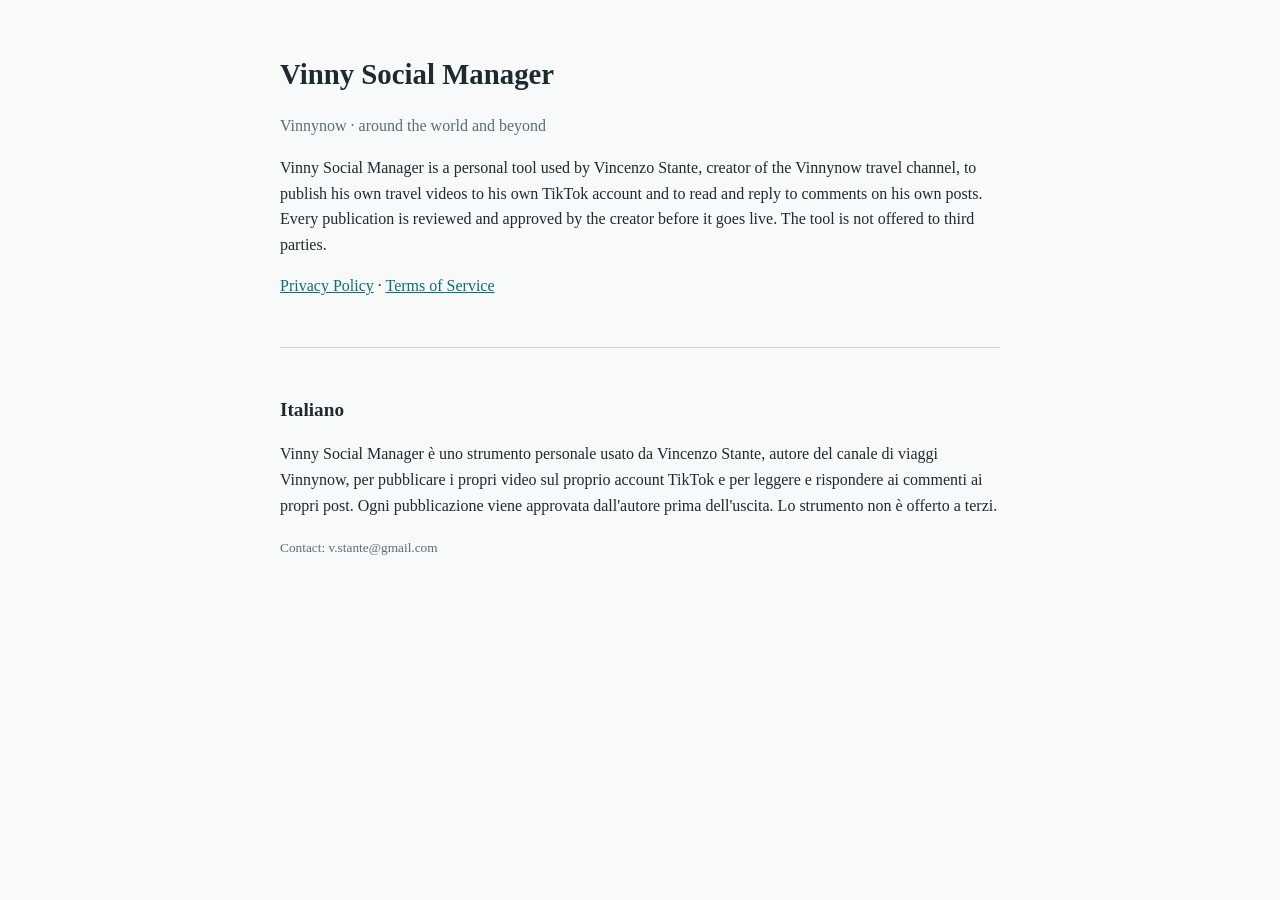
<file: index.html>
<!doctype html><html lang="en"><head><meta charset="utf-8"><meta name="viewport" content="width=device-width,initial-scale=1"><title>Vinny Social Manager</title><link rel="stylesheet" href="style.css"></head><body>
<h1>Vinny Social Manager</h1><p class="meta">Vinnynow · around the world and beyond</p>
<p>Vinny Social Manager is a personal tool used by Vincenzo Stante, creator of the Vinnynow travel channel, to publish his own travel videos to his own TikTok account and to read and reply to comments on his own posts. Every publication is reviewed and approved by the creator before it goes live. The tool is not offered to third parties.</p>
<p><a href="privacy.html">Privacy Policy</a> · <a href="terms.html">Terms of Service</a></p>
<div class="it"><h2>Italiano</h2><p>Vinny Social Manager è uno strumento personale usato da Vincenzo Stante, autore del canale di viaggi Vinnynow, per pubblicare i propri video sul proprio account TikTok e per leggere e rispondere ai commenti ai propri post. Ogni pubblicazione viene approvata dall'autore prima dell'uscita. Lo strumento non è offerto a terzi.</p></div>
<p><small>Contact: v.stante@gmail.com</small></p></body></html>
</file>
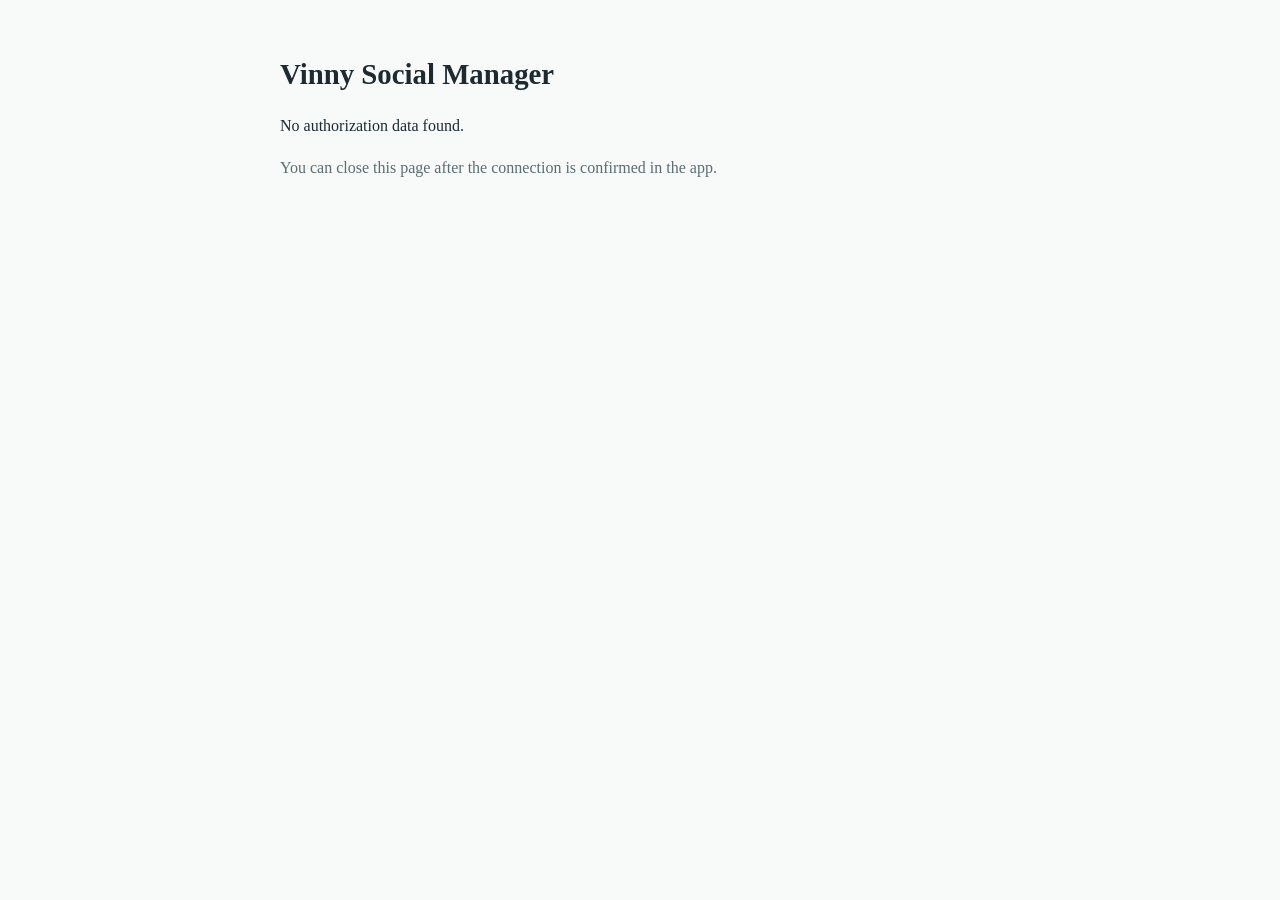
<file: callback.html>
<!doctype html><html lang="en"><head><meta charset="utf-8"><meta name="viewport" content="width=device-width,initial-scale=1"><title>Vinny Social Manager – Connected</title><link rel="stylesheet" href="style.css"></head><body>
<h1>Vinny Social Manager</h1>
<p id="msg">Processing TikTok authorization…</p>
<p><a id="back" class="btn" style="display:none;background:#0a6f7a;color:#fff;padding:12px 18px;border-radius:8px;text-decoration:none">Return to Vinny Social Manager</a></p>
<p class="meta">You can close this page after the connection is confirmed in the app.</p>
<script>
const p=new URLSearchParams(location.search);
const m=document.getElementById('msg');
if(p.get('error')){m.textContent='Authorization was not completed: '+(p.get('error_description')||p.get('error'));}
else if(p.get('code')){m.textContent='TikTok account connected.';const b=document.getElementById('back');b.href='http://localhost:8765/callback'+location.search;b.style.display='inline-block';try{location.replace(b.href);}catch(e){}}
else{m.textContent='No authorization data found.';}
</script></body></html>
</file>
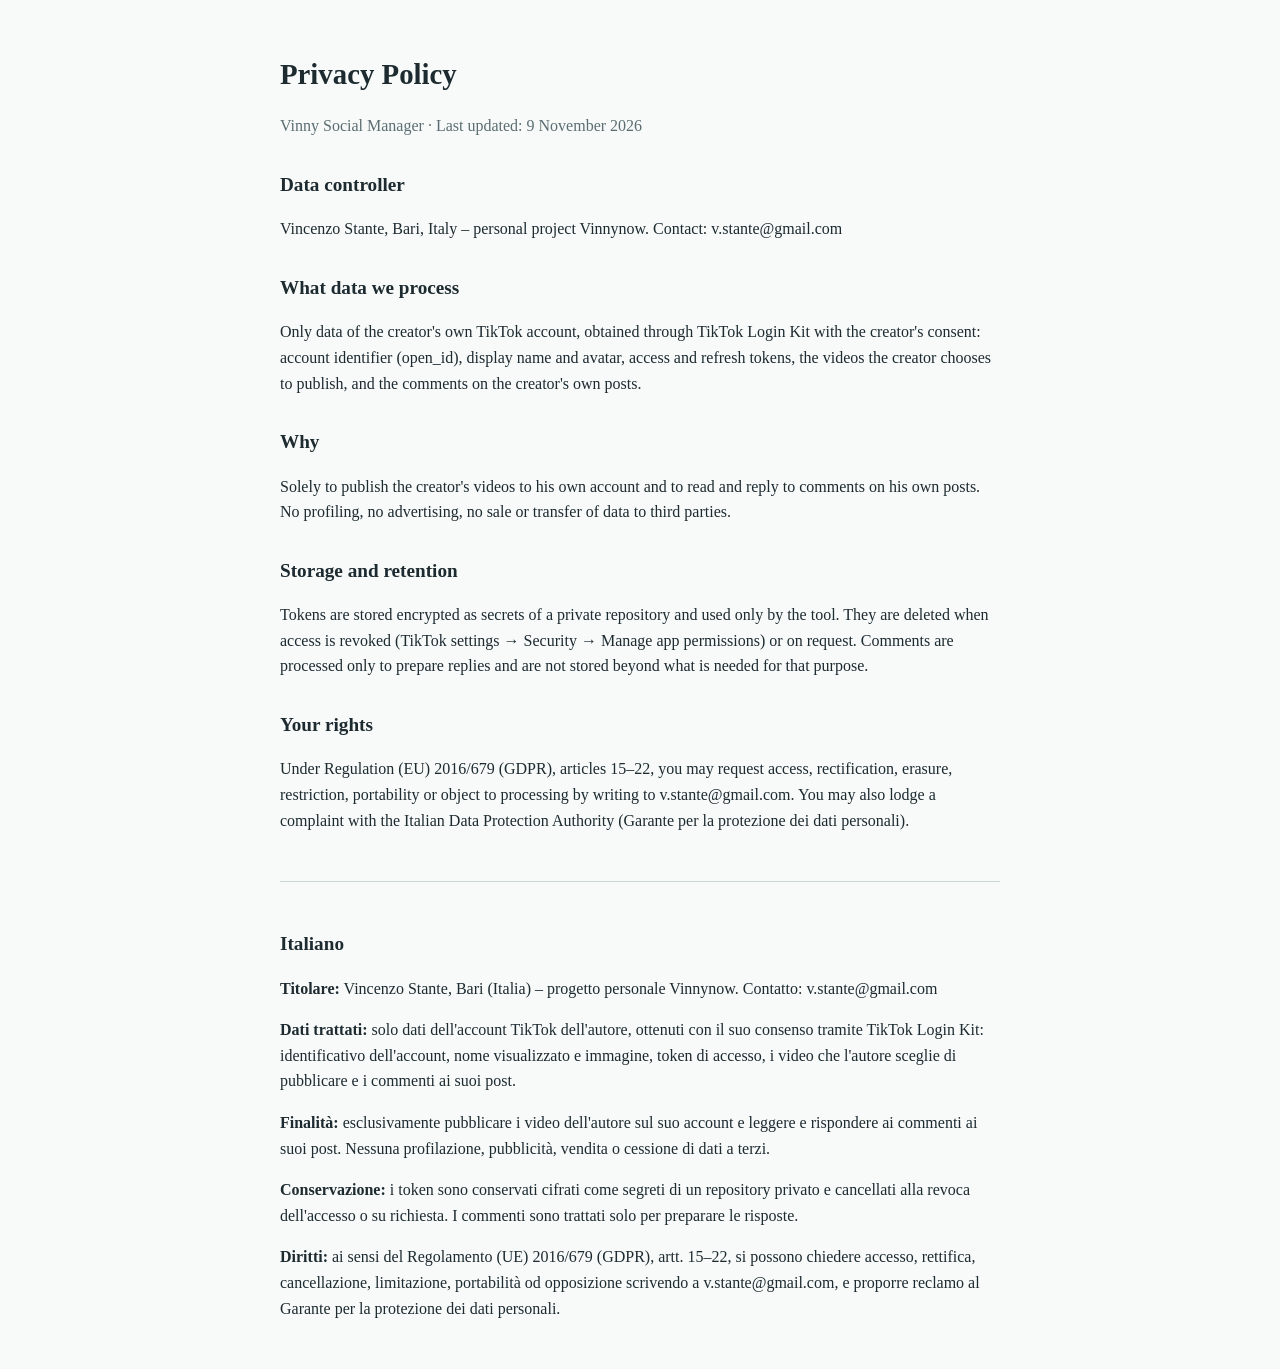
<file: privacy.html>
<!doctype html><html lang="en"><head><meta charset="utf-8"><meta name="viewport" content="width=device-width,initial-scale=1"><title>Privacy Policy – Vinny Social Manager</title><link rel="stylesheet" href="style.css"></head><body>
<h1>Privacy Policy</h1><p class="meta">Vinny Social Manager · Last updated: 9 November 2026</p>
<h2>Data controller</h2><p>Vincenzo Stante, Bari, Italy – personal project Vinnynow. Contact: v.stante@gmail.com</p>
<h2>What data we process</h2><p>Only data of the creator's own TikTok account, obtained through TikTok Login Kit with the creator's consent: account identifier (open_id), display name and avatar, access and refresh tokens, the videos the creator chooses to publish, and the comments on the creator's own posts.</p>
<h2>Why</h2><p>Solely to publish the creator's videos to his own account and to read and reply to comments on his own posts. No profiling, no advertising, no sale or transfer of data to third parties.</p>
<h2>Storage and retention</h2><p>Tokens are stored encrypted as secrets of a private repository and used only by the tool. They are deleted when access is revoked (TikTok settings → Security → Manage app permissions) or on request. Comments are processed only to prepare replies and are not stored beyond what is needed for that purpose.</p>
<h2>Your rights</h2><p>Under Regulation (EU) 2016/679 (GDPR), articles 15–22, you may request access, rectification, erasure, restriction, portability or object to processing by writing to v.stante@gmail.com. You may also lodge a complaint with the Italian Data Protection Authority (Garante per la protezione dei dati personali).</p>
<div class="it"><h2>Italiano</h2>
<p><b>Titolare:</b> Vincenzo Stante, Bari (Italia) – progetto personale Vinnynow. Contatto: v.stante@gmail.com</p>
<p><b>Dati trattati:</b> solo dati dell'account TikTok dell'autore, ottenuti con il suo consenso tramite TikTok Login Kit: identificativo dell'account, nome visualizzato e immagine, token di accesso, i video che l'autore sceglie di pubblicare e i commenti ai suoi post.</p>
<p><b>Finalità:</b> esclusivamente pubblicare i video dell'autore sul suo account e leggere e rispondere ai commenti ai suoi post. Nessuna profilazione, pubblicità, vendita o cessione di dati a terzi.</p>
<p><b>Conservazione:</b> i token sono conservati cifrati come segreti di un repository privato e cancellati alla revoca dell'accesso o su richiesta. I commenti sono trattati solo per preparare le risposte.</p>
<p><b>Diritti:</b> ai sensi del Regolamento (UE) 2016/679 (GDPR), artt. 15–22, si possono chiedere accesso, rettifica, cancellazione, limitazione, portabilità od opposizione scrivendo a v.stante@gmail.com, e proporre reclamo al Garante per la protezione dei dati personali.</p></div>
</body></html>
</file>
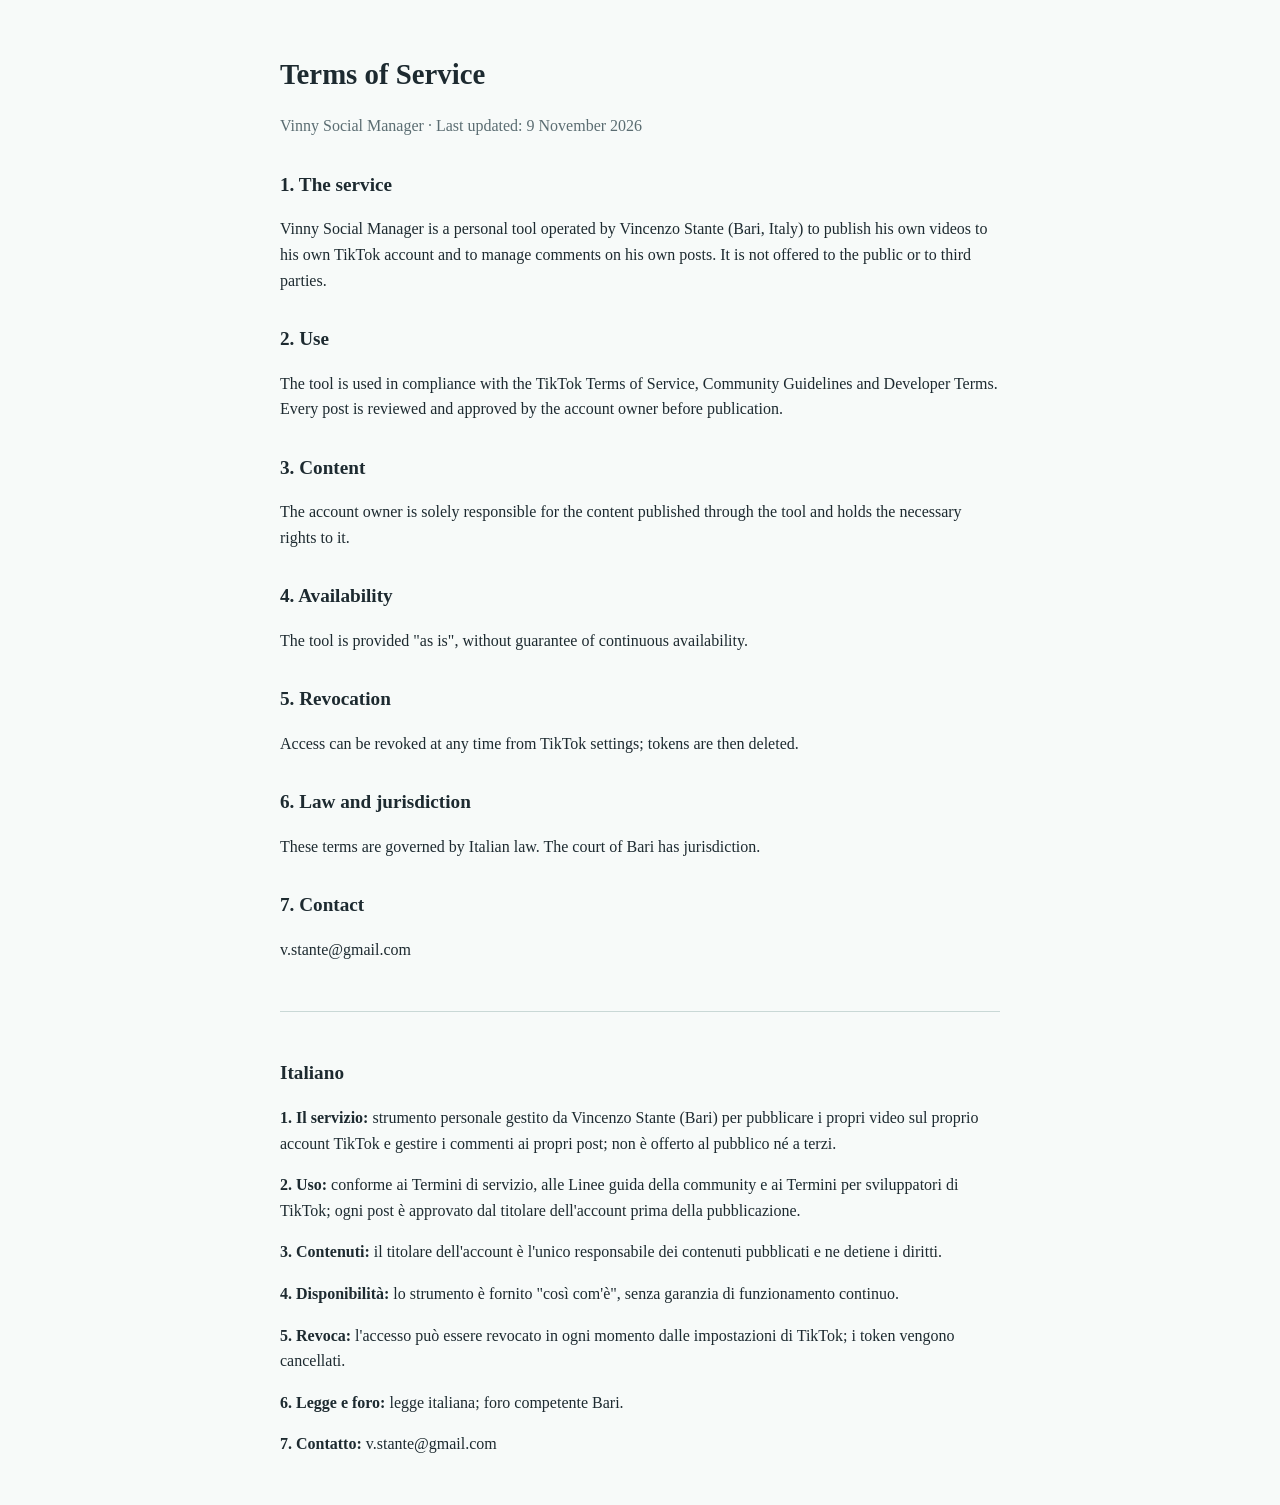
<file: terms.html>
<!doctype html><html lang="en"><head><meta charset="utf-8"><meta name="viewport" content="width=device-width,initial-scale=1"><title>Terms of Service – Vinny Social Manager</title><link rel="stylesheet" href="style.css"></head><body>
<h1>Terms of Service</h1><p class="meta">Vinny Social Manager · Last updated: 9 November 2026</p>
<h2>1. The service</h2><p>Vinny Social Manager is a personal tool operated by Vincenzo Stante (Bari, Italy) to publish his own videos to his own TikTok account and to manage comments on his own posts. It is not offered to the public or to third parties.</p>
<h2>2. Use</h2><p>The tool is used in compliance with the TikTok Terms of Service, Community Guidelines and Developer Terms. Every post is reviewed and approved by the account owner before publication.</p>
<h2>3. Content</h2><p>The account owner is solely responsible for the content published through the tool and holds the necessary rights to it.</p>
<h2>4. Availability</h2><p>The tool is provided "as is", without guarantee of continuous availability.</p>
<h2>5. Revocation</h2><p>Access can be revoked at any time from TikTok settings; tokens are then deleted.</p>
<h2>6. Law and jurisdiction</h2><p>These terms are governed by Italian law. The court of Bari has jurisdiction.</p>
<h2>7. Contact</h2><p>v.stante@gmail.com</p>
<div class="it"><h2>Italiano</h2>
<p><b>1. Il servizio:</b> strumento personale gestito da Vincenzo Stante (Bari) per pubblicare i propri video sul proprio account TikTok e gestire i commenti ai propri post; non è offerto al pubblico né a terzi.</p>
<p><b>2. Uso:</b> conforme ai Termini di servizio, alle Linee guida della community e ai Termini per sviluppatori di TikTok; ogni post è approvato dal titolare dell'account prima della pubblicazione.</p>
<p><b>3. Contenuti:</b> il titolare dell'account è l'unico responsabile dei contenuti pubblicati e ne detiene i diritti.</p>
<p><b>4. Disponibilità:</b> lo strumento è fornito "così com'è", senza garanzia di funzionamento continuo.</p>
<p><b>5. Revoca:</b> l'accesso può essere revocato in ogni momento dalle impostazioni di TikTok; i token vengono cancellati.</p>
<p><b>6. Legge e foro:</b> legge italiana; foro competente Bari.</p>
<p><b>7. Contatto:</b> v.stante@gmail.com</p></div>
</body></html>
</file>
<file: style.css>
body{font-family:Georgia,"Times New Roman",serif;max-width:720px;margin:0 auto;padding:32px 16px;color:#1d2a30;line-height:1.6;background:#f7faf9}
h1{font-size:1.8em;margin-bottom:.2em}h2{font-size:1.2em;margin-top:1.6em}.it{border-top:1px solid #c9d8d6;margin-top:3em;padding-top:1em}
small,.meta{color:#5b6d72}a{color:#0a6f7a}
</file>
